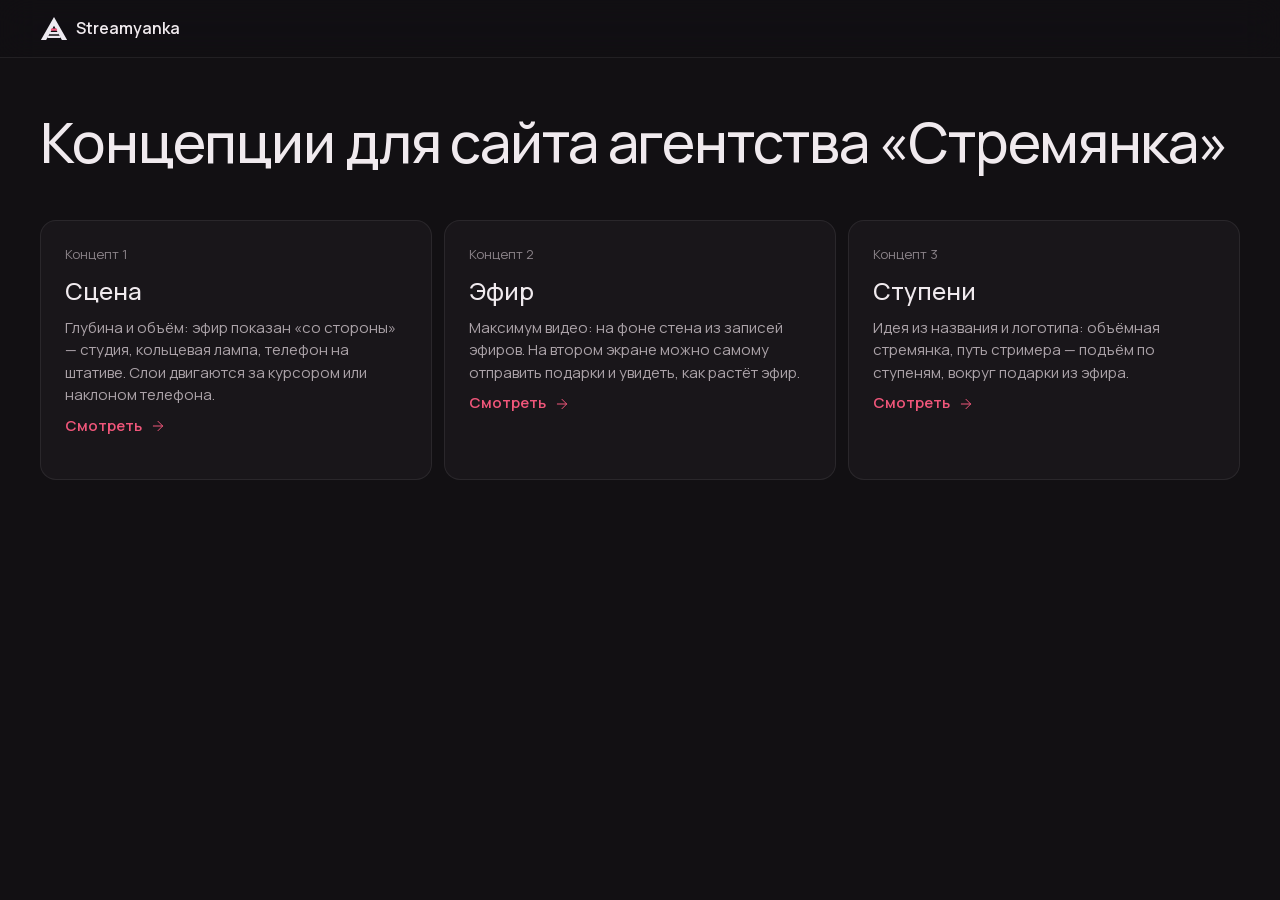
<file: index.html>
<!doctype html>
<html lang="ru">
<head>
<meta charset="utf-8">
<meta name="viewport" content="width=device-width, initial-scale=1, viewport-fit=cover">
<title>Стремянка — концепции сайта</title>
<link rel="stylesheet" href="assets/fonts.css">
<link rel="stylesheet" href="assets/base.css">
<style>
  main.wrap { padding-top: 112px; padding-bottom: 80px; }
  h1 { margin: 0 0 40px; font-size: 32px; line-height: 1.08; letter-spacing: -.02em; font-weight: 500; }
  .list { display: grid; gap: 12px; }
  .card {
    display: grid; gap: 8px; padding: 24px; border-radius: 16px;
    border: 1px solid var(--line); background: var(--card);
    transition: background-color .16s var(--ease), border-color .16s var(--ease);
  }
  .card:hover { background: var(--raised); border-color: var(--line-strong); }
  .card .n { font-size: 13px; color: var(--muted); }
  .card h2 { margin: 0; font-size: 24px; font-weight: 500; }
  .card p { margin: 0; color: var(--text-2); font-size: 15px; }
  .card .go { margin-top: 8px; font-weight: 600; color: var(--pink); display: inline-flex; align-items: center; gap: 8px; }
  @media (min-width: 900px) {
    h1 { font-size: 56px; margin-bottom: 48px; }
    .list { grid-template-columns: repeat(3, 1fr); }
    .card { min-height: 260px; align-content: start; }
    .card .go { margin-top: auto; }
  }
</style>
</head>
<body>
<header class="top">
  <span class="brand"><img src="assets/logo.svg" alt="">Streamyanka</span>
</header>

<main class="wrap">
  <h1>Концепции для сайта агентства «Стремянка»</h1>

  <div class="list">
    <a class="card" href="c1/">
      <span class="n">Концепт 1</span>
      <h2>Сцена</h2>
      <p>Глубина и объём: эфир показан «со стороны» — студия, кольцевая лампа, телефон на штативе. Слои двигаются за курсором или наклоном телефона.</p>
      <span class="go">Смотреть <svg class="icon"><use href="assets/icons.svg#arrow-right"/></svg></span>
    </a>
    <a class="card" href="c2/">
      <span class="n">Концепт 2</span>
      <h2>Эфир</h2>
      <p>Максимум видео: на фоне стена из записей эфиров. На втором экране можно самому отправить подарки и увидеть, как растёт эфир.</p>
      <span class="go">Смотреть <svg class="icon"><use href="assets/icons.svg#arrow-right"/></svg></span>
    </a>
    <a class="card" href="c3/">
      <span class="n">Концепт 3</span>
      <h2>Ступени</h2>
      <p>Идея из названия и логотипа: объёмная стремянка, путь стримера — подъём по ступеням, вокруг подарки из эфира.</p>
      <span class="go">Смотреть <svg class="icon"><use href="assets/icons.svg#arrow-right"/></svg></span>
    </a>
  </div>
</main>
</body>
</html>
</file>
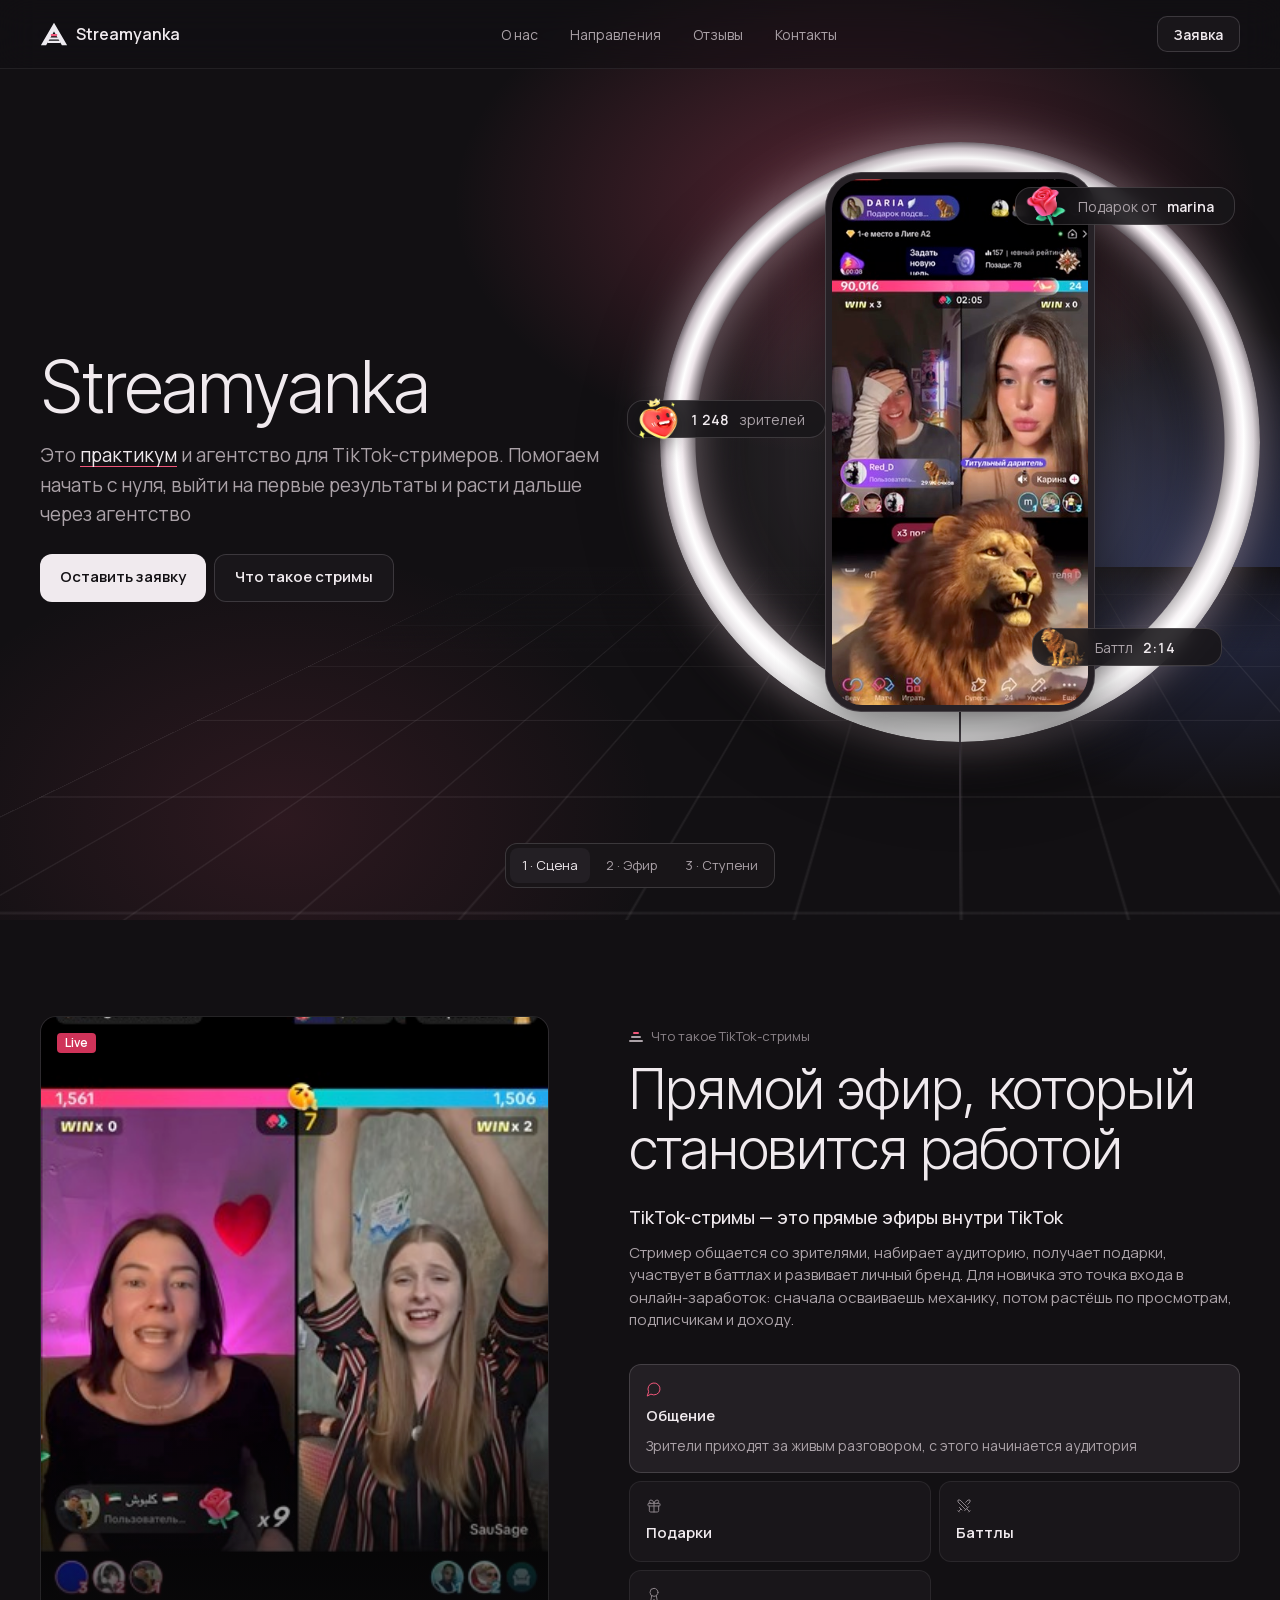
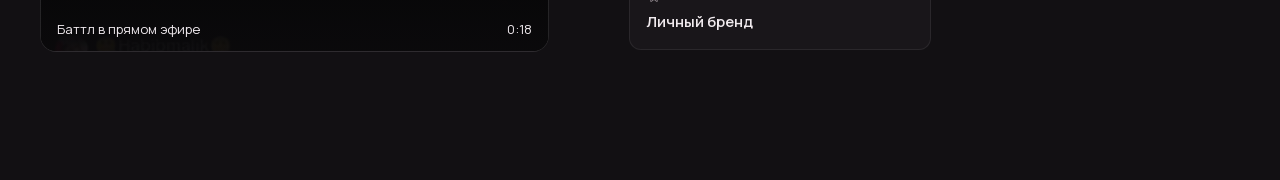
<file: c1/index.html>
<!doctype html>
<html lang="ru">
<head>
<meta charset="utf-8">
<meta name="viewport" content="width=device-width, initial-scale=1, viewport-fit=cover">
<title>Streamyanka — концепт 1 «Сцена»</title>
<link rel="stylesheet" href="../assets/fonts.css">
<link rel="stylesheet" href="../assets/base.css">
<style>
  h1, h2 { font-family: "Inter Tight", sans-serif; }

  /* ---------- экран 1: эфир со стороны ---------- */
  .hero { position: relative; min-height: 100svh; display: grid; grid-template-rows: 1fr auto; padding: 72px 0 88px; overflow: hidden; }
  .hero::before {
    content: ""; position: absolute; inset: -20%; pointer-events: none;
    background:
      radial-gradient(32% 28% at 62% 30%, rgba(240,86,122,.30), transparent 70%),
      radial-gradient(28% 26% at 82% 58%, rgba(111,140,255,.26), transparent 70%),
      radial-gradient(30% 30% at 30% 78%, rgba(240,86,122,.12), transparent 70%);
    animation: glow 18s ease-in-out infinite alternate;
  }
  @keyframes glow {
    50% { transform: translate(-5%, 4%) scale(1.1) rotate(4deg); }
    to { transform: translate(4%, -3%) scale(1.04) rotate(-3deg); }
  }
  .scene, .hero-text { z-index: 1; }

  /* сцена: кольцевая лампа, телефон на штативе, пол студии */
  .scene { position: relative; min-height: 400px; }
  .layer { position: absolute; transition: transform .5s var(--ease); will-change: transform; }
  .floor {
    left: -20%; right: -20%; top: 62%; height: 60%;
    background:
      linear-gradient(to bottom, var(--bg), transparent 40%),
      repeating-linear-gradient(90deg, var(--line) 0 1px, transparent 1px 64px),
      repeating-linear-gradient(0deg, var(--line) 0 1px, transparent 1px 64px);
    transform-origin: top center; transform: perspective(600px) rotateX(70deg);
  }
  .floor.layer { transition: none; }
  .ring {
    --tube: 22px;
    left: 50%; top: calc(4% + 10px); width: 300px; height: 300px; margin-left: -150px; border-radius: 50%;
    filter: drop-shadow(0 0 22px rgba(255,226,238,.45)) drop-shadow(0 24px 30px rgba(0,0,0,.55));
  }
  .ring::before {
    content: ""; position: absolute; inset: 0; border-radius: 50%;
    background:
      conic-gradient(from 200deg, rgba(255,255,255,.95), rgba(255,255,255,0) 22%, rgba(255,255,255,0) 58%, rgba(255,255,255,.55) 78%, rgba(255,255,255,.95)),
      radial-gradient(farthest-side,
        transparent calc(100% - var(--tube)), #5c5359 calc(100% - var(--tube)),
        #efe6eb calc(100% - var(--tube) * .62), #ffffff calc(100% - var(--tube) * .45),
        #c9bfc6 calc(100% - var(--tube) * .18), #6f666d 100%);
    -webkit-mask: radial-gradient(farthest-side, transparent calc(100% - var(--tube)), #000 calc(100% - var(--tube) + 1px));
            mask: radial-gradient(farthest-side, transparent calc(100% - var(--tube)), #000 calc(100% - var(--tube) + 1px));
  }
  /* свет от лампы падает на телефон — это часть сцены, а не декор */
  .lamp-light {
    left: 50%; top: calc(4% + 10px); width: 300px; height: 300px; margin-left: -150px; border-radius: 50%;
    background: radial-gradient(closest-side, rgba(255,236,244,.18), rgba(255,236,244,.06) 70%, transparent);
  }
  .tripod { left: 50%; top: calc(4% + 320px); width: 2px; height: 30%; margin-left: -1px; background: linear-gradient(#3a343b, transparent); }
  .phone {
    left: 50%; top: 4%; width: 160px; aspect-ratio: 1 / 2; margin-left: -80px;
    border-radius: 24px; padding: 4px; background: #262126; border: 1px solid var(--line-strong);
    box-shadow: 0 24px 48px rgba(0,0,0,.5);
  }
  .phone .frame { height: 100%; border-radius: 20px; border: 0; background: linear-gradient(180deg, #2a2228, #17141a 60%, #161a26); }
  .phone video { width: 100%; height: 100%; object-fit: cover; }

  .chip {
    display: flex; align-items: center; gap: 10px; padding: 6px 20px 6px 8px; border-radius: 16px; min-width: 190px;
    font-size: 14px; color: var(--text-2); white-space: nowrap;
    background: rgba(25,22,26,.88); border: 1px solid var(--line-strong);
    backdrop-filter: blur(8px); -webkit-backdrop-filter: blur(8px);
  }
  .chip b { color: var(--text); font-weight: 600; font-variant-numeric: tabular-nums; }
  .chip img { width: 44px; height: 44px; margin: -10px 0; object-fit: contain; filter: drop-shadow(0 6px 10px rgba(0,0,0,.45)); }
  @media (max-width: 899px) { .chip { min-width: 0; gap: 8px; padding: 4px 14px 4px 6px; font-size: 13px; } .chip img { width: 36px; height: 36px; } }
  .c1 { left: 2%; top: 38%; }
  .c2 { right: 2%; top: 12%; }
  .c3 { right: 4%; top: 62%; }

  .hero-text { position: relative; z-index: 3; }
  .hero h1 { margin: 0; font-weight: 300; font-size: 44px; line-height: 1.04; letter-spacing: -.03em; }
  .hero .lead { margin: 16px 0 24px; max-width: 36rem; color: var(--text-2); font-size: 17px; line-height: 1.55; }
  .hero .lead a { color: var(--text); text-decoration: underline; text-decoration-color: var(--pink); text-underline-offset: 4px; }
  .cta { display: grid; gap: 8px; }

  /* ---------- экран 2: что такое стримы ---------- */
  .what { padding: 96px 0 128px; }
  .what h2 { margin: 12px 0 24px; font-weight: 300; font-size: 36px; line-height: 1.08; letter-spacing: -.02em; }
  .what-grid { display: grid; gap: 32px; }
  .what-grid > div { order: -1; }
  .video-card { aspect-ratio: 4 / 5; margin: 0; }
  .video-card video { position: absolute; inset: 0; width: 100%; height: 100%; object-fit: cover; object-position: 50% 30%; }
  .video-card::after { content: ""; position: absolute; inset: 60% 0 0; background: linear-gradient(transparent, rgba(12,11,13,.85)); }
  .video-card .live { position: absolute; top: 16px; left: 16px; z-index: 1; }
  .video-card .meta { z-index: 1; color: var(--text); }
  .p-lead { margin: 0 0 12px; font-size: 18px; line-height: 1.45; font-weight: 500; }
  .p-body { margin: 0 0 32px; color: var(--text-2); }

  .mechanics { display: grid; grid-template-columns: 1fr 1fr; gap: 8px; }
  .mech {
    display: grid; gap: 8px; align-content: start; text-align: left;
    padding: 16px; border-radius: 12px; border: 1px solid var(--line); background: var(--card);
    transition: background-color .16s var(--ease), border-color .16s var(--ease);
  }
  .mech:hover { background: var(--raised); }
  .mech .icon { color: var(--muted); }
  .mech .t { font-weight: 600; }
  .mech .d { display: none; font-size: 14px; color: var(--text-2); }
  .mech[aria-pressed="true"] { grid-column: span 2; border-color: var(--line-strong); background: var(--raised); }
  .mech[aria-pressed="true"] .icon { color: var(--pink); }
  .mech[aria-pressed="true"] .d { display: block; }

  @media (min-width: 900px) {
    .hero { grid-template-rows: none; grid-template-columns: 1fr 1fr; align-items: center; padding: 96px 0 64px; }
    .hero > .wrap { grid-column: 1; grid-row: 1; padding-right: 0; }
    .scene { grid-column: 2; grid-row: 1; height: 100%; }
    .scene { min-height: 760px; }
    .ring, .lamp-light { width: 600px; height: 600px; margin-left: -300px; top: calc(10% - 30px); }
    .ring { --tube: 36px; }
    .phone { width: 270px; margin-left: -135px; top: 10%; border-radius: 36px; padding: 6px; }
    .phone .frame { border-radius: 30px; }
    .tripod { top: calc(10% + 540px); }
    .c1 { left: -2%; top: 40%; }
    .c2 { right: 7%; top: 12%; }
    .c3 { right: 9%; top: 70%; }
    .hero h1 { font-size: 72px; }
    .hero .lead { font-size: 19px; }
    .cta { display: flex; }
    .what h2 { font-size: 56px; }
    .what-grid { grid-template-columns: 5fr 6fr; gap: 80px; align-items: center; }
    .what-grid > div { order: 0; }
  }
  @media (min-width: 1280px) {
    .hero > .wrap { padding-left: calc((100vw - 1280px) / 2 + var(--gutter)); max-width: none; }
  }
</style>
</head>
<body>

<header class="top">
  <a class="brand" href="../"><img src="../assets/logo.svg" alt="">Streamyanka</a>
  <nav class="nav"><a href="#what">О нас</a><a href="#">Направления</a><a href="#">Отзывы</a><a href="#">Контакты</a></nav>
  <a class="btn btn-ghost btn-sm" href="#">Заявка</a>
</header>

<section class="hero">
  <div class="scene" aria-hidden="true">
    <div class="layer floor"></div>
    <div class="layer lamp-light" data-depth="6"></div>
    <div class="layer ring" data-depth="6"></div>
    <div class="layer tripod" data-depth="12"></div>
    <div class="layer phone" data-depth="12">
      <div class="frame">
        <video src="../assets/video/battle-lion.mp4" poster="../assets/video/battle-lion.jpg" autoplay muted loop playsinline preload="metadata"></video>
      </div>
    </div>
    <div class="layer chip c1" data-depth="20"><img src="../assets/gifts/heart.png" alt=""><b>1 248</b> зрителей</div>
    <div class="layer chip c2" data-depth="16"><img src="../assets/gifts/rose.png" alt="">Подарок от <b>marina</b></div>
    <div class="layer chip c3" data-depth="24"><img src="../assets/gifts/lion.png" alt="">Баттл <b>2:14</b></div>
  </div>

  <div class="wrap hero-text">
    <h1 class="rise">Streamyanka</h1>
    <p class="lead rise">Это <a href="#">практикум</a> и агентство для TikTok-стримеров. Помогаем начать с нуля, выйти на первые результаты и расти дальше через агентство</p>
    <div class="cta rise">
      <a class="btn btn-main" href="#">Оставить заявку</a>
      <a class="btn btn-ghost" href="#what">Что такое стримы</a>
    </div>
  </div>
</section>

<section class="what" id="what">
  <div class="wrap what-grid">
    <figure class="frame video-card">
      <video src="../assets/video/battle-roses.mp4" poster="../assets/video/battle-roses.jpg" autoplay muted loop playsinline preload="metadata"></video>
      <span class="live">Live</span>
      <div class="meta"><span>Баттл в прямом эфире</span><span>0:18</span></div>
    </figure>

    <div>
      <span class="eyebrow"><span class="rungs"><i></i><i></i><i></i></span>Что такое TikTok-стримы</span>
      <h2>Прямой эфир, который становится работой</h2>
      <p class="p-lead">TikTok-стримы — это прямые эфиры внутри TikTok</p>
      <p class="p-body">Стример общается со зрителями, набирает аудиторию, получает подарки, участвует в баттлах и развивает личный бренд. Для новичка это точка входа в онлайн-заработок: сначала осваиваешь механику, потом растёшь по просмотрам, подписчикам и доходу.</p>

      <div class="mechanics" role="group" aria-label="Механики эфира">
        <button class="mech" aria-pressed="true"><svg class="icon"><use href="../assets/icons.svg#message"/></svg><span class="t">Общение</span><span class="d">Зрители приходят за живым разговором, с этого начинается аудитория</span></button>
        <button class="mech" aria-pressed="false"><svg class="icon"><use href="../assets/icons.svg#gift"/></svg><span class="t">Подарки</span><span class="d">Во время эфира зрители отправляют подарки, из них складывается доход стримера</span></button>
        <button class="mech" aria-pressed="false"><svg class="icon"><use href="../assets/icons.svg#swords"/></svg><span class="t">Баттлы</span><span class="d">Два эфира соревнуются в реальном времени, вовлечение и подарки растут</span></button>
        <button class="mech" aria-pressed="false"><svg class="icon"><use href="../assets/icons.svg#award"/></svg><span class="t">Личный бренд</span><span class="d">Регулярные эфиры превращаются в узнаваемое имя, с ним приходят партнёрства</span></button>
      </div>
    </div>
  </div>
</section>

<nav class="concept-tag" aria-label="Концепты">
  <a href="../c1/" aria-current="page">1 · Сцена</a><a href="../c2/">2 · Эфир</a><a href="../c3/">3 · Ступени</a>
</nav>

<script>
  // глубина: слои сцены смещаются за курсором или наклоном телефона
  const layers = [...document.querySelectorAll('.layer[data-depth]')];
  const move = (x, y) => layers.forEach(l => {
    const d = +l.dataset.depth;
    l.style.transform = `translate3d(${x * d}px, ${y * d}px, 0)`;
  });
  if (!matchMedia('(prefers-reduced-motion: reduce)').matches) {
    addEventListener('pointermove', e => {
      if (e.pointerType === 'mouse') move(e.clientX / innerWidth - .5, e.clientY / innerHeight - .5);
    });
    addEventListener('deviceorientation', e => {
      if (e.gamma != null) move(Math.max(-.5, Math.min(.5, e.gamma / 60)), Math.max(-.5, Math.min(.5, (e.beta - 45) / 60)));
    });
  }

  const mechs = document.querySelectorAll('.mech');
  mechs.forEach(m => m.addEventListener('click', () => mechs.forEach(o => o.setAttribute('aria-pressed', o === m))));
</script>
</body>
</html>
</file>
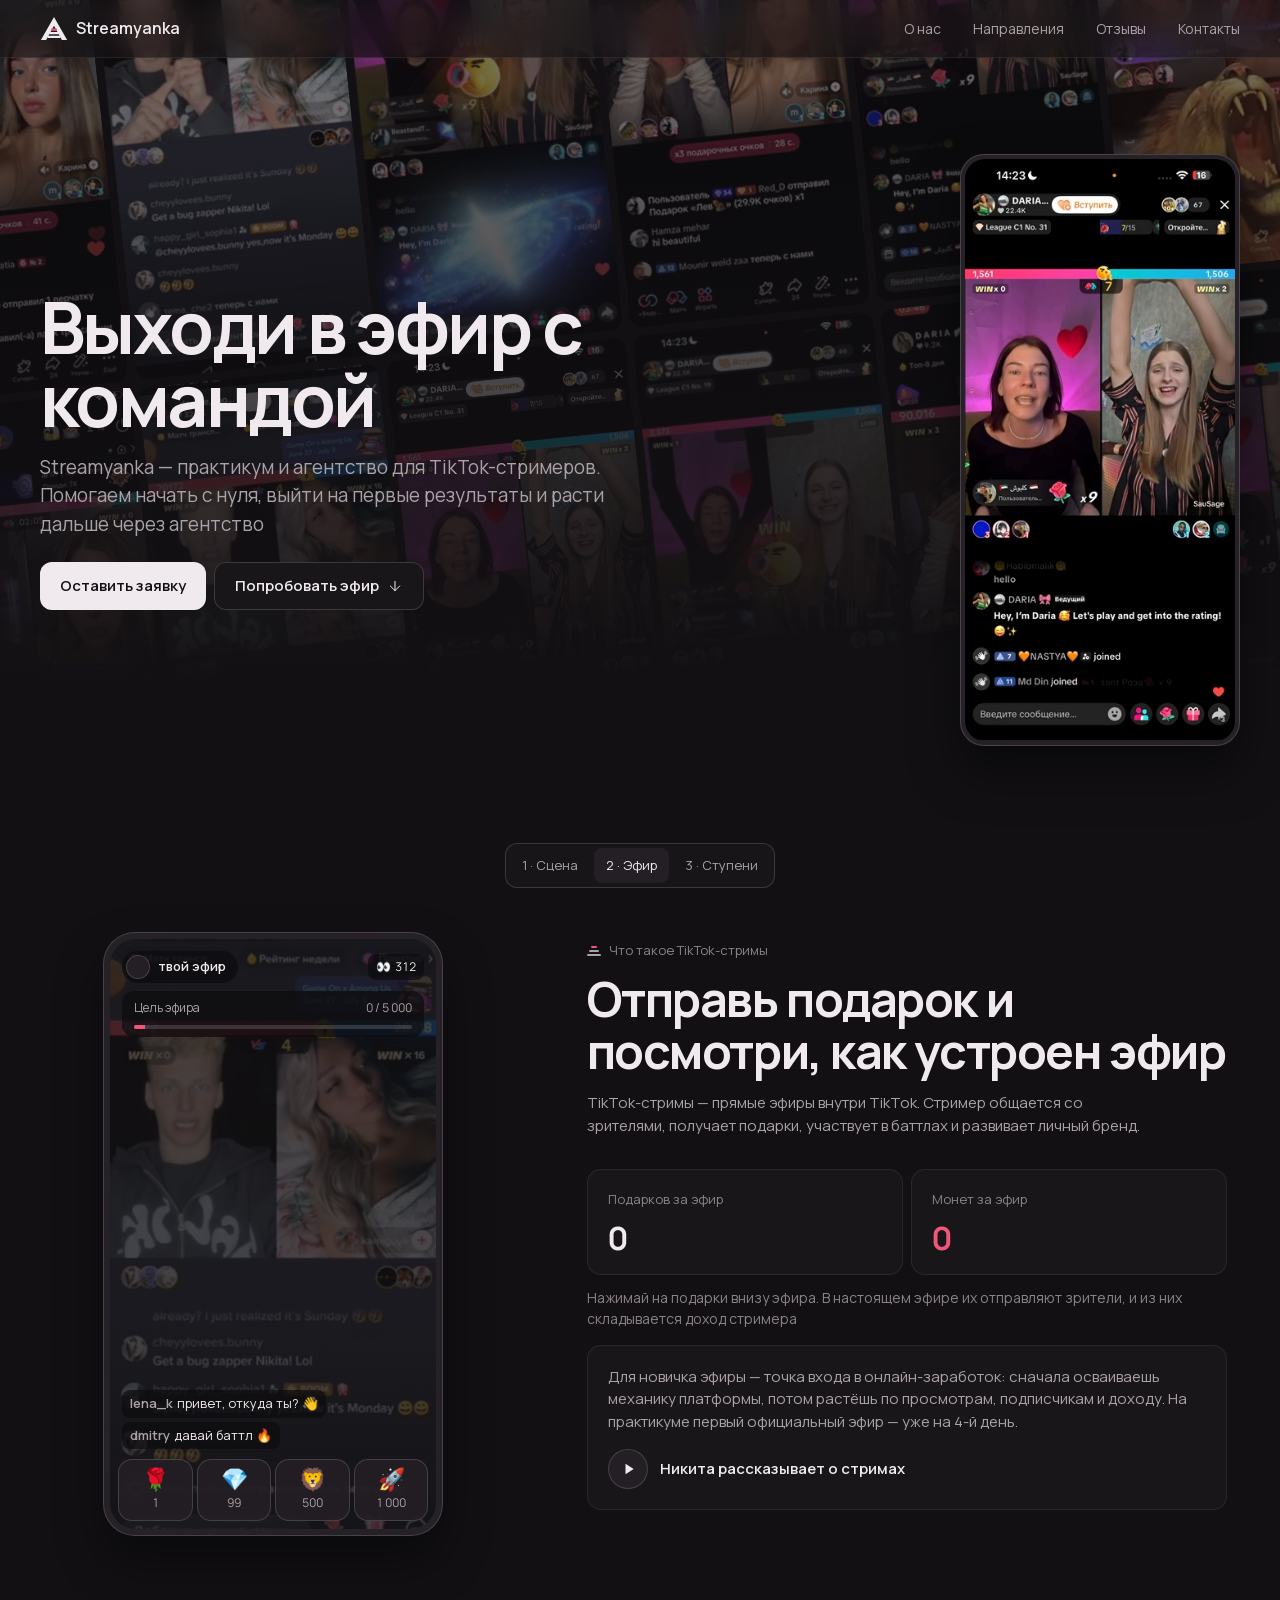
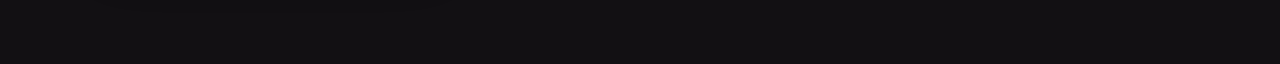
<file: c2/index.html>
<!doctype html>
<html lang="ru">
<head>
<meta charset="utf-8">
<meta name="viewport" content="width=device-width, initial-scale=1, viewport-fit=cover">
<title>Streamyanka — концепт 2 «Эфир»</title>
<link rel="stylesheet" href="../assets/fonts.css">
<link rel="stylesheet" href="../assets/base.css">
<style>
  h1, h2, .fig { font-family: "Manrope", sans-serif; font-weight: 700; }

  /* ---------- экран 1: стена эфиров ---------- */
  .hero { position: relative; min-height: 100svh; overflow: hidden; display: flex; align-items: flex-end; padding: 0 0 72px; }
  .wall {
    position: absolute; inset: -12% -24%; display: grid; grid-template-columns: repeat(4, 1fr); gap: 8px;
    transform: rotate(-6deg);
  }
  .col { display: flex; flex-direction: column; gap: 8px; animation: up 60s linear infinite; }
  .col:nth-child(even) { animation-direction: reverse; animation-duration: 72s; }
  @keyframes up { to { transform: translateY(-50%); } }
  /* на телефоне плитки меньше — ускоряем, чтобы движение читалось так же, как на десктопе */
  @media (max-width: 899px) { .col { animation-duration: 22s; } .col:nth-child(even) { animation-duration: 27s; } }

  .clip { position: relative; aspect-ratio: 9 / 19; flex: none; border-radius: 12px; overflow: hidden; background: var(--card); }
  .clip img, .clip video { width: 100%; height: 100%; object-fit: cover; }

  /* затемнение, чтобы яркий интерфейс TikTok не спорил с текстом */
  .shade { position: absolute; inset: 0; background: linear-gradient(to top, var(--bg) 24%, rgba(18,16,19,.78) 56%, rgba(18,16,19,.55)); }

  .hero-inner { position: relative; z-index: 3; }
  .hero h1 { margin: 0 0 16px; font-size: 42px; line-height: 1.02; letter-spacing: -.035em; }
  .hero .lead { max-width: 36rem; margin: 0 0 24px; color: var(--text-2); font-size: 17px; }
  .cta { display: grid; gap: 8px; }
  .visit { display: none; }

  /* ---------- экран 2: симулятор эфира ---------- */
  .sim { padding: 48px 0 128px; }
  .sim h2 { margin: 12px 0 16px; font-size: 30px; line-height: 1.08; letter-spacing: -.03em; }
  .sim .intro { color: var(--text-2); max-width: 36rem; margin: 0; }
  .sim-grid { display: grid; gap: 32px; grid-template-areas: "head" "device" "ledger"; }
  .sim-head { grid-area: head; }
  .device { grid-area: device; }
  .ledger { grid-area: ledger; }

  .device {
    position: relative; width: min(100%, 300px); margin: 0 auto; aspect-ratio: 9 / 16;
    border-radius: 32px; padding: 6px; background: #262126; border: 1px solid var(--line-strong);
    box-shadow: 0 24px 48px rgba(0,0,0,.45);
  }
  .stream { position: relative; height: 100%; border-radius: 26px; overflow: hidden; background: #141215; }
  .stream > video { position: absolute; inset: 0; width: 100%; height: 100%; object-fit: cover; opacity: .22; }
  .s-top { position: absolute; top: 12px; left: 12px; right: 12px; display: flex; justify-content: space-between; align-items: center; z-index: 2; }
  .who { display: flex; align-items: center; gap: 8px; padding: 4px 12px 4px 4px; border-radius: 999px; background: rgba(12,11,13,.7); font-size: 13px; font-weight: 600; }
  .who i { width: 24px; height: 24px; border-radius: 50%; background: var(--raised); border: 1px solid var(--line-strong); }
  .viewers { display: flex; align-items: center; gap: 4px; font-size: 12px; padding: 4px 8px; border-radius: 8px; background: rgba(12,11,13,.7); font-variant-numeric: tabular-nums; }
  .viewers .icon { width: 14px; height: 14px; color: var(--text-2); }

  .goal { position: absolute; top: 52px; left: 12px; right: 12px; z-index: 2; padding: 8px 12px; border-radius: 12px; background: rgba(12,11,13,.7); font-size: 12px; }
  .goal-row { display: flex; justify-content: space-between; margin-bottom: 8px; color: var(--text-2); font-variant-numeric: tabular-nums; }
  .bar { height: 4px; border-radius: 2px; background: var(--line-strong); overflow: hidden; }
  .bar span { display: block; height: 100%; width: 100%; border-radius: 2px; background: var(--pink); transform-origin: left; transform: scaleX(.04); transition: transform .4s var(--ease); }

  .chat { position: absolute; left: 12px; right: 64px; bottom: 80px; z-index: 2; display: flex; flex-direction: column; gap: 4px; font-size: 13px; }
  .msg { padding: 4px 8px; border-radius: 8px; background: rgba(12,11,13,.7); width: fit-content; max-width: 100%; animation: rise .3s var(--ease); }
  .msg b { color: var(--text-2); font-weight: 600; margin-right: 4px; }
  .msg.gift b { color: var(--pink); }

  .gifts { position: absolute; left: 8px; right: 8px; bottom: 8px; z-index: 3; display: grid; grid-template-columns: repeat(4, 1fr); gap: 4px; }
  .gift-btn {
    display: grid; justify-items: center; gap: 4px; padding: 8px 0;
    border-radius: 14px; background: rgba(35,31,36,.92); border: 1px solid var(--line-strong);
    font-size: 12px; color: var(--text-2); font-variant-numeric: tabular-nums;
    transition: background-color .16s var(--ease), transform .16s var(--ease);
  }
  .gift-btn .emo { font-size: 22px; line-height: 1; }
  .gift-btn:hover { background: var(--raised); }
  .gift-btn:active { transform: scale(.97); }

  .fly { position: absolute; z-index: 4; font-size: 30px; pointer-events: none; animation: fly 1.2s var(--ease) forwards; }
  @keyframes fly { to { transform: translate(var(--dx), -220px) scale(1.6); opacity: 0; } }

  .ledger { display: grid; grid-template-columns: 1fr 1fr; gap: 8px; align-content: start; max-width: 640px; }
  .stat { padding: 20px; border-radius: 14px; border: 1px solid var(--line); background: var(--card); }
  .stat .k { font-size: 13px; color: var(--muted); }
  .stat .fig { font-size: 32px; line-height: 1; margin-top: 12px; font-variant-numeric: tabular-nums; letter-spacing: -.02em; }
  .stat.key .fig { color: var(--pink); }
  .hint { grid-column: 1 / -1; font-size: 14px; color: var(--muted); margin: 4px 0 8px; }
  .explain { grid-column: 1 / -1; padding: 20px; border-radius: 14px; background: var(--card); border: 1px solid var(--line); }
  .explain p { margin: 0; color: var(--text-2); }
  .video-link { display: flex; align-items: center; gap: 12px; margin-top: 16px; font-weight: 600; }
  .video-link i { width: 40px; height: 40px; border-radius: 50%; background: var(--raised); border: 1px solid var(--line-strong); display: grid; place-items: center; }
  .video-link .icon { width: 14px; height: 14px; fill: currentColor; stroke: none; margin-left: 2px; }

  @media (min-width: 900px) {
    .hero { align-items: center; padding: 0; }
    .wall { grid-template-columns: repeat(6, 1fr); inset: -20% -8%; }
    .hero-inner { display: grid; grid-template-columns: 1.3fr 1fr; gap: 64px; align-items: center; }
    .hero h1 { font-size: 72px; }
    .hero .lead { font-size: 19px; }
    .cta { display: flex; }
    .visit { display: block; justify-self: end; width: 280px; aspect-ratio: 9 / 19; border-radius: 24px; padding: 4px; background: #262126; border: 1px solid var(--line-strong); box-shadow: 0 24px 48px rgba(0,0,0,.5); }
    .visit video { width: 100%; height: 100%; object-fit: cover; border-radius: 20px; }
    .sim { padding: 32px 0 128px; }
    .sim h2 { font-size: 48px; }
    .sim-grid { grid-template-columns: 5fr 7fr; grid-template-areas: "device head" "device ledger"; grid-template-rows: auto 1fr; column-gap: 80px; row-gap: 32px; }
    .device { width: 340px; margin: 0; justify-self: center; }
  }
</style>
</head>
<body>

<header class="top">
  <a class="brand" href="../"><img src="../assets/logo.svg" alt="">Streamyanka</a>
  <nav class="nav"><a href="#sim">О нас</a><a href="#">Направления</a><a href="#">Отзывы</a><a href="#">Контакты</a></nav>
  <button class="burger" aria-label="Меню"><svg class="icon"><use href="../assets/icons.svg#menu"/></svg></button>
</header>

<section class="hero">
  <div class="wall" id="wall" aria-hidden="true"></div>
  <div class="shade"></div>

  <div class="wrap hero-inner">
    <div>
      <h1 class="rise">Выходи в эфир с командой</h1>
      <p class="lead rise">Streamyanka — практикум и агентство для TikTok-стримеров. Помогаем начать с нуля, выйти на первые результаты и расти дальше через агентство</p>
      <div class="cta rise">
        <a class="btn btn-main" href="#">Оставить заявку</a>
        <a class="btn btn-ghost" href="#sim">Попробовать эфир <svg class="icon"><use href="../assets/icons.svg#arrow-down"/></svg></a>
      </div>
    </div>
    <div class="visit">
      <video src="../assets/video/battle-roses.mp4" poster="../assets/video/battle-roses.jpg" autoplay muted loop playsinline preload="none"></video>
    </div>
  </div>
</section>

<section class="sim" id="sim">
  <div class="wrap">
    <div class="sim-grid">
      <div class="sim-head">
        <span class="eyebrow"><span class="rungs"><i></i><i></i><i></i></span>Что такое TikTok-стримы</span>
        <h2>Отправь подарок и посмотри, как устроен эфир</h2>
        <p class="intro">TikTok-стримы — прямые эфиры внутри TikTok. Стример общается со зрителями, получает подарки, участвует в баттлах и развивает личный бренд.</p>
      </div>

      <div class="device">
        <div class="stream" id="stream">
          <video src="../assets/video/battle-win.mp4" poster="../assets/video/battle-win.jpg" autoplay muted loop playsinline preload="none" aria-hidden="true"></video>
          <div class="s-top">
            <span class="who"><i></i>твой эфир</span>
            <span class="viewers">👀 <span id="viewers">312</span></span>
          </div>
          <div class="goal">
            <div class="goal-row"><span>Цель эфира</span><span><span id="goalNum">0</span> / 5 000</span></div>
            <div class="bar"><span id="goalBar"></span></div>
          </div>
          <div class="chat" id="chat">
            <div class="msg"><b>lena_k</b>привет, откуда ты? 👋</div>
            <div class="msg"><b>dmitry</b>давай баттл 🔥</div>
          </div>
          <div class="gifts">
            <button class="gift-btn" data-gift="🌹" data-val="1"><span class="emo">🌹</span>1</button>
            <button class="gift-btn" data-gift="💎" data-val="99"><span class="emo">💎</span>99</button>
            <button class="gift-btn" data-gift="🦁" data-val="500"><span class="emo">🦁</span>500</button>
            <button class="gift-btn" data-gift="🚀" data-val="1000"><span class="emo">🚀</span>1 000</button>
          </div>
        </div>
      </div>

      <div class="ledger">
        <div class="stat"><div class="k">Подарков за эфир</div><div class="fig" id="giftCount">0</div></div>
        <div class="stat key"><div class="k">Монет за эфир</div><div class="fig" id="coins">0</div></div>
        <p class="hint">Нажимай на подарки внизу эфира. В настоящем эфире их отправляют зрители, и из них складывается доход стримера</p>
        <div class="explain">
          <p>Для новичка эфиры — точка входа в онлайн-заработок: сначала осваиваешь механику платформы, потом растёшь по просмотрам, подписчикам и доходу. На практикуме первый официальный эфир — уже на 4-й день.</p>
          <a class="video-link" href="#"><i><svg class="icon"><use href="../assets/icons.svg#play"/></svg></i>Никита рассказывает о стримах</a>
        </div>
      </div>
    </div>
  </div>
</section>

<nav class="concept-tag" aria-label="Концепты">
  <a href="../c1/">1 · Сцена</a><a href="../c2/" aria-current="page">2 · Эфир</a><a href="../c3/">3 · Ступени</a>
</nav>

<script>
  // стена эфиров: кадры со стримов, в каждой колонке одна плитка — живое видео
  const clips = ['battle-lion', 'battle-win', 'battle-roses'];
  const wall = document.getElementById('wall');
  const cols = innerWidth >= 900 ? 6 : 4;
  for (let c = 0; c < cols; c++) {
    const col = document.createElement('div'); col.className = 'col';
    const tiles = [];
    for (let i = 0; i < 4; i++) {
      tiles.push(i === 1 && c < 3
        ? `<div class="clip"><video src="../assets/video/${clips[c]}.mp4" poster="../assets/video/${clips[c]}.jpg" autoplay muted loop playsinline preload="none"></video></div>`
        : `<div class="clip"><img src="../assets/video/stills/s${(c * 5 + i * 7) % 12 + 1}.jpg" alt="" loading="lazy"></div>`);
    }
    col.innerHTML = tiles.join('') + tiles.join('').replace(/<video[^>]*><\/video>/g, m => m.replace('autoplay ', '')); // дубль для бесшовной прокрутки
    wall.appendChild(col);
  }

  // симулятор эфира
  const goalMax = 5000;
  let coins = 0, count = 0, viewers = 312;
  const $ = id => document.getElementById(id);
  const stream = $('stream'), chat = $('chat');
  const fmt = n => n.toLocaleString('ru');
  const names = ['katya', 'max_live', 'anna.s', 'roma', 'vika', 'den'];
  const lines = ['это так работает? 😮', 'ещё 🔥', 'топ эфир', 'привет из Казани 👋', 'го баттл ⚔️'];

  const push = (html, cls = '') => {
    const m = document.createElement('div'); m.className = 'msg ' + cls; m.innerHTML = html;
    chat.appendChild(m);
    while (chat.children.length > 4) chat.firstElementChild.remove();
  };

  document.querySelectorAll('.gift-btn').forEach(b => b.addEventListener('click', () => {
    const val = +b.dataset.val;
    coins += val; count++;
    viewers += Math.ceil(Math.random() * 6 + val / 80);
    $('coins').textContent = fmt(coins);
    $('giftCount').textContent = fmt(count);
    $('viewers').textContent = fmt(viewers);
    $('goalNum').textContent = fmt(Math.min(coins, goalMax));
    $('goalBar').style.transform = `scaleX(${Math.max(.04, Math.min(1, coins / goalMax))})`;

    const f = document.createElement('span'); f.className = 'fly'; f.textContent = b.dataset.gift;
    const r = b.getBoundingClientRect(), s = stream.getBoundingClientRect();
    f.style.left = (r.left - s.left + r.width / 2 - 15) + 'px'; f.style.top = (r.top - s.top - 8) + 'px';
    f.style.setProperty('--dx', (Math.random() * 80 - 40) + 'px');
    stream.appendChild(f); setTimeout(() => f.remove(), 1200);

    push(`<b>${names[count % names.length]}</b>отправил(а) ${b.dataset.gift}`, 'gift');
    if (coins >= goalMax && !stream.dataset.done) { stream.dataset.done = 1; push('<b>🎉</b>цель эфира достигнута', 'gift'); }
  }));

  setInterval(() => push(`<b>${names[Math.floor(Math.random() * names.length)]}</b>${lines[Math.floor(Math.random() * lines.length)]}`), 3200);
</script>
</body>
</html>
</file>
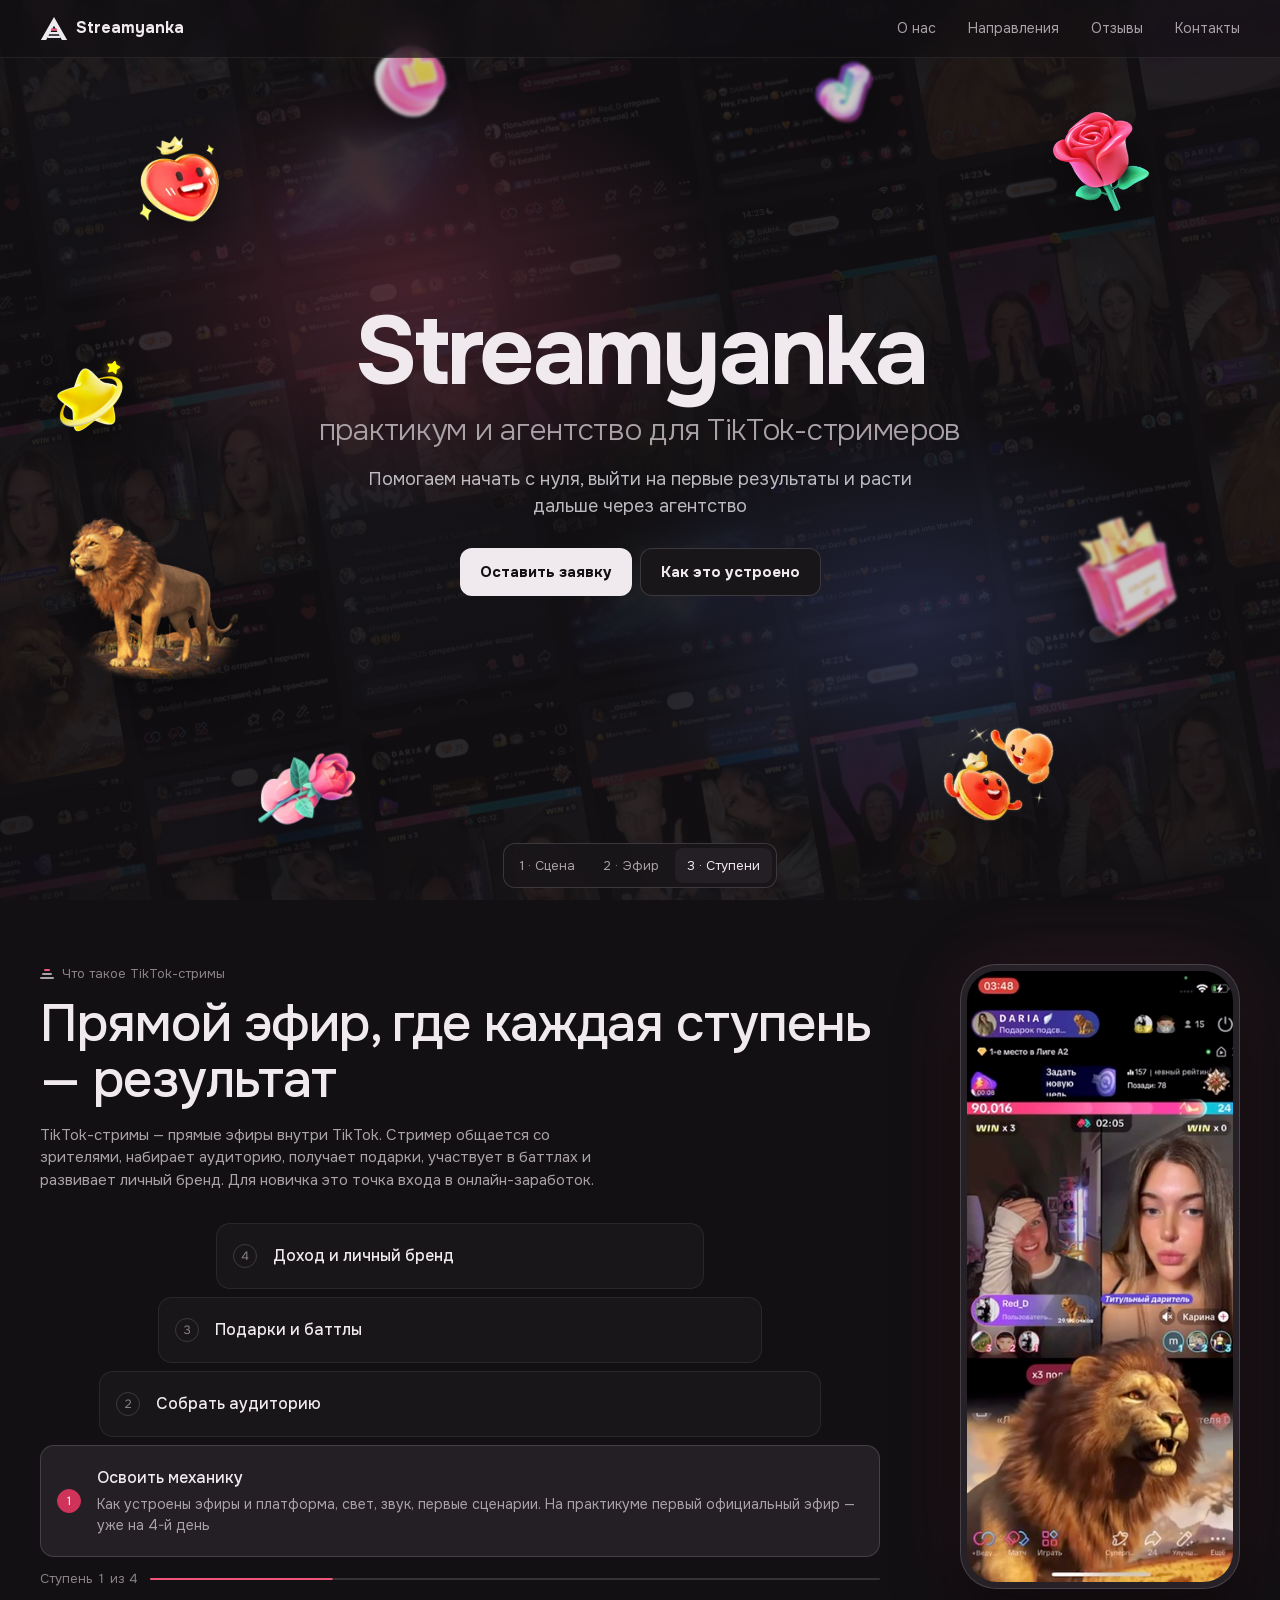
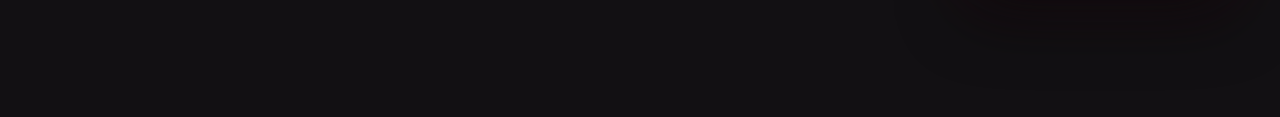
<file: c3/index.html>
<!doctype html>
<html lang="ru">
<head>
<meta charset="utf-8">
<meta name="viewport" content="width=device-width, initial-scale=1, viewport-fit=cover">
<title>Streamyanka — концепт 3 «Ступени»</title>
<link rel="stylesheet" href="../assets/fonts.css">
<link rel="stylesheet" href="../assets/base.css">
<style>
  body { font-family: "Onest", system-ui, sans-serif; }

  /* ---------- экран 1: текст по центру, подарки вокруг, эфиры на фоне ---------- */
  .hero { position: relative; min-height: 100svh; overflow: hidden; display: grid; place-items: center; padding: 96px 0; text-align: center; }

  /* еле заметная наклонная лента записей эфиров */
  .wall {
    position: absolute; inset: -20% -30%; display: grid; grid-template-columns: repeat(5, 1fr); gap: 12px;
    transform: rotate(-10deg); opacity: .16;
  }
  .col { display: flex; flex-direction: column; gap: 12px; animation: up 70s linear infinite; }
  .col:nth-child(even) { animation-direction: reverse; animation-duration: 84s; }
  @keyframes up { to { transform: translateY(-50%); } }
  .clip { aspect-ratio: 9 / 19; flex: none; border-radius: 14px; overflow: hidden; background: var(--card); }
  .clip img, .clip video { width: 100%; height: 100%; object-fit: cover; }
  .shade { position: absolute; inset: 0; background: radial-gradient(60% 55% at 50% 50%, rgba(18,16,19,.85), rgba(18,16,19,.35) 70%, rgba(18,16,19,.6)); }
  .glow {
    position: absolute; inset: -10%; pointer-events: none;
    background:
      radial-gradient(30% 30% at 35% 35%, rgba(240,86,122,.22), transparent 70%),
      radial-gradient(28% 28% at 68% 66%, rgba(111,140,255,.18), transparent 70%);
    animation: glow 16s ease-in-out infinite alternate;
  }
  @keyframes glow { to { transform: translate(4%, -3%) scale(1.08); } }

  /* подарки TikTok вокруг текста, дальние размыты */
  .gifts { position: absolute; inset: 0; pointer-events: none; }
  .gift {
    position: absolute; width: var(--s); height: var(--s); left: var(--x); top: var(--y); margin: calc(var(--s) / -2) 0 0 calc(var(--s) / -2);
    transition: translate .6s var(--ease); animation: pop .8s var(--ease) both; animation-delay: calc(.4s + var(--n) * .08s);
  }
  @keyframes pop { from { opacity: 0; transform: scale(.6); } }
  .gift img { width: 100%; height: 100%; object-fit: contain; filter: drop-shadow(0 16px 22px rgba(0,0,0,.45)); animation: float 5s ease-in-out infinite; animation-delay: calc(var(--n) * -.7s); }
  .gift.far img { filter: blur(1.5px) brightness(.8) drop-shadow(0 10px 16px rgba(0,0,0,.4)); }
  @keyframes float {
    0%, 100% { transform: translate(0, 0) rotate(0deg) scale(1); }
    30% { transform: translate(8px, -24px) rotate(12deg) scale(1.08); }
    65% { transform: translate(-10px, -8px) rotate(-10deg) scale(.95); }
  }
  @media (max-width: 899px) {
    .gift { width: calc(var(--s) * .62); height: calc(var(--s) * .62); margin: calc(var(--s) * -.31) 0 0 calc(var(--s) * -.31); }
    .gift.desk { display: none; }
    /* на телефоне подарки гуляют по экрану шире: наклона там часто нет, движение даёт только анимация */
    .gift img { animation: wander 6s ease-in-out infinite; animation-delay: calc(var(--n) * -1.1s); }
    .gift:nth-child(even) img { animation-direction: reverse; animation-duration: 7s; }
  }
  @keyframes wander {
    0%, 100% { transform: translate(0, 0) rotate(0deg) scale(1); }
    25% { transform: translate(26px, -34px) rotate(16deg) scale(1.1); }
    50% { transform: translate(-18px, -52px) rotate(-12deg) scale(.95); }
    75% { transform: translate(-30px, -14px) rotate(10deg) scale(1.05); }
  }

  .hero-inner { position: relative; z-index: 3; }
  .hero h1 { margin: 0; font-weight: 700; font-size: 48px; line-height: 1; letter-spacing: -.035em; }
  .hero h1 span { display: block; margin-top: 12px; font-weight: 300; font-size: clamp(13px, 3.8vw, 20px); line-height: 1.25; letter-spacing: -.01em; color: var(--text-2); white-space: nowrap; }
  .hero p { margin: 16px auto 28px; max-width: 34rem; color: rgba(237,234,240,.78); }
  .cta { display: grid; gap: 8px; max-width: 360px; margin: 0 auto; }

  /* ---------- экран 2: путь по ступеням ---------- */
  .path { padding: 64px 0 128px; }
  .path h2 { margin: 12px 0 16px; font-weight: 500; font-size: 32px; line-height: 1.08; letter-spacing: -.02em; }
  .path .intro { color: var(--text-2); max-width: 36rem; margin: 0 0 32px; }
  .path-grid { display: grid; gap: 32px; }
  .path-text { display: flex; flex-direction: column; }

  .ladder { display: flex; flex-direction: column-reverse; gap: 8px; }
  .rung-btn {
    position: relative; text-align: left; padding: 16px 16px 16px 56px; border-radius: 14px;
    border: 1px solid var(--line); background: var(--card);
    transition: background-color .16s var(--ease), border-color .16s var(--ease);
  }
  .rung-btn:hover { background: var(--raised); }
  .rung-btn .num { position: absolute; left: 16px; top: 16px; width: 24px; height: 24px; border-radius: 50%; border: 1px solid var(--line-strong); display: grid; place-items: center; font-size: 12px; color: var(--muted); font-variant-numeric: tabular-nums; }
  .rung-btn .t { font-weight: 500; font-size: 16px; line-height: 24px; }
  .rung-btn .d { display: none; margin-top: 4px; color: var(--text-2); font-size: 14px; }
  .rung-btn.done .num { background: var(--text); color: var(--bg); border-color: var(--text); }
  .rung-btn.on { background: var(--raised); border-color: var(--line-strong); }
  .rung-btn.on .num { background: var(--pink-fill); color: #fff; border-color: var(--pink-fill); }
  .rung-btn.on .d { display: block; }
  .rung-btn:nth-child(2) { margin: 0 7%; }
  .rung-btn:nth-child(3) { margin: 0 14%; }
  .rung-btn:nth-child(4) { margin: 0 21%; }

  .progress { display: flex; align-items: center; gap: 12px; margin-top: 12px; font-size: 13px; color: var(--muted); font-variant-numeric: tabular-nums; }
  .progress .bar { flex: 1; height: 2px; border-radius: 1px; background: var(--line-strong); overflow: hidden; }
  .progress .bar span { display: block; height: 100%; background: var(--pink); transform-origin: left; transform: scaleX(.25); transition: transform .3s var(--ease); }

  .phone {
    position: relative; width: min(100%, 300px); margin: 0 auto; aspect-ratio: 9 / 19;
    border-radius: 36px; padding: 6px; background: #262126; border: 1px solid var(--line-strong);
    box-shadow: 0 30px 60px rgba(0,0,0,.5), 0 0 80px rgba(240,86,122,.12);
  }
  .phone video { width: 100%; height: 100%; object-fit: cover; border-radius: 30px; }

  @media (min-width: 900px) {
    .wall { grid-template-columns: repeat(7, 1fr); inset: -25% -10%; }
    .hero h1 { font-size: 96px; }
    .hero h1 span { font-size: 30px; white-space: nowrap; }
    .hero p { font-size: 18px; }
    .cta { display: flex; justify-content: center; max-width: none; }
    .path h2 { font-size: 52px; }
    .path-grid { grid-template-columns: 1fr 280px; gap: 80px; align-items: stretch; }
    .path-text .ladder-wrap { flex: 1; display: flex; flex-direction: column; }
    .ladder { flex: 1; }
    .rung-btn { flex: 1 1 auto; display: flex; flex-direction: column; justify-content: center; padding-top: 20px; padding-bottom: 20px; }
    .rung-btn .num { top: 50%; margin-top: -12px; }
    .phone { width: 280px; margin: 0; }
  }
</style>
</head>
<body>

<header class="top">
  <a class="brand" href="../"><img src="../assets/logo.svg" alt="">Streamyanka</a>
  <nav class="nav"><a href="#path">О нас</a><a href="#">Направления</a><a href="#">Отзывы</a><a href="#">Контакты</a></nav>
  <button class="burger" aria-label="Меню"><svg class="icon"><use href="../assets/icons.svg#menu"/></svg></button>
</header>

<section class="hero">
  <div class="wall" id="wall" aria-hidden="true"></div>
  <div class="shade"></div>
  <div class="glow"></div>
  <div class="gifts" id="gifts" aria-hidden="true"></div>

  <div class="wrap hero-inner">
    <h1 class="rise">Streamyanka<span>практикум и агентство для TikTok-стримеров</span></h1>
    <p class="rise">Помогаем начать с нуля, выйти на первые результаты и расти дальше через агентство</p>
    <div class="cta rise">
      <a class="btn btn-main" href="#">Оставить заявку</a>
      <a class="btn btn-ghost" href="#path">Как это устроено</a>
    </div>
  </div>
</section>

<section class="path" id="path">
  <div class="wrap path-grid">
    <div class="path-text">
      <span class="eyebrow"><span class="rungs"><i></i><i></i><i></i></span>Что такое TikTok-стримы</span>
      <h2>Прямой эфир, где каждая ступень — результат</h2>
      <p class="intro">TikTok-стримы — прямые эфиры внутри TikTok. Стример общается со зрителями, набирает аудиторию, получает подарки, участвует в баттлах и развивает личный бренд. Для новичка это точка входа в онлайн-заработок.</p>

      <div class="ladder-wrap">
        <div class="ladder" id="ladder">
          <button class="rung-btn on"><span class="num">1</span><div class="t">Освоить механику</div><div class="d">Как устроены эфиры и платформа, свет, звук, первые сценарии. На практикуме первый официальный эфир — уже на 4-й день</div></button>
          <button class="rung-btn"><span class="num">2</span><div class="t">Собрать аудиторию</div><div class="d">Регулярные эфиры и живое общение: зрители возвращаются к человеку, а не к картинке</div></button>
          <button class="rung-btn"><span class="num">3</span><div class="t">Подарки и баттлы</div><div class="d">Зрители отправляют подарки, баттлы с другими стримерами поднимают вовлечение, так появляется доход</div></button>
          <button class="rung-btn"><span class="num">4</span><div class="t">Доход и личный бренд</div><div class="d">Рост внутри агентства: официальные TikTok-кампании, конкурсы, призы, офлайн-встречи и команда рядом</div></button>
        </div>
        <div class="progress"><span id="lvl">Ступень 1 из 4</span><span class="bar"><span id="pbar"></span></span></div>
      </div>
    </div>

    <div class="phone">
      <video src="../assets/video/battle-lion.mp4" poster="../assets/video/battle-lion.jpg" autoplay muted loop playsinline preload="metadata"></video>
    </div>
  </div>
</section>

<nav class="concept-tag" aria-label="Концепты">
  <a href="../c1/">1 · Сцена</a><a href="../c2/">2 · Эфир</a><a href="../c3/" aria-current="page">3 · Ступени</a>
</nav>

<script>
  // фон: наклонная лента записей эфиров, в нескольких колонках живое видео
  const clips = ['battle-lion', 'battle-win', 'battle-roses'];
  const wall = document.getElementById('wall');
  const cols = innerWidth >= 900 ? 7 : 5;
  for (let c = 0; c < cols; c++) {
    const col = document.createElement('div'); col.className = 'col';
    const tiles = [];
    for (let i = 0; i < 4; i++) {
      tiles.push(i === 1 && c % 2 === 0 && c < 6
        ? `<div class="clip"><video src="../assets/video/${clips[c / 2 % 3]}.mp4" poster="../assets/video/${clips[c / 2 % 3]}.jpg" autoplay muted loop playsinline preload="none"></video></div>`
        : `<div class="clip"><img src="../assets/video/stills/s${(c * 5 + i * 7) % 12 + 1}.jpg" alt="" loading="lazy"></div>`);
    }
    col.innerHTML = tiles.join('') + tiles.join('').replace(/ autoplay/g, ''); // дубль для бесшовной прокрутки
    wall.appendChild(col);
  }

  // подарки вокруг текста: центр в % от экрана, размер, глубина для параллакса; desk — только на десктопе
  const giftsEl = document.getElementById('gifts');
  const gifts = [
    ['lion', 12, 66, 170, 30, 'desk'], ['rose', 86, 18, 112, 22], ['perfume', 88, 64, 130, -10, 'desk'],
    ['heart', 14, 20, 92, 14], ['note', 66, 10, 88, -14], ['like', 32, 9, 72, -18],
    ['hearts', 78, 86, 116, 26], ['star', 7, 44, 80, 18], ['rose-kiss', 24, 88, 100, 24],
  ];
  const mobile = innerWidth < 900;
  const mobilePos = { heart: [20, 25], note: [52, 20], rose: [82, 25], like: [18, 72], star: [84, 70], hearts: [78, 84], 'rose-kiss': [28, 86] };
  gifts.forEach(([name, x, y, size, depth, only = ''], n) => {
    if (mobile && mobilePos[name]) [x, y] = mobilePos[name];
    const g = document.createElement('div');
    g.className = 'gift' + (depth < 0 ? ' far' : '') + (only ? ' ' + only : '');
    g.dataset.depth = depth;
    g.style.cssText = `--x:${x}%;--y:${y}%;--s:${size}px;--n:${n}`;
    g.innerHTML = `<img src="../assets/gifts/${name}.png" alt="">`;
    giftsEl.appendChild(g);
  });

  // подарки смещаются за курсором или наклоном телефона: ближние сильнее, дальние в обратную сторону
  const giftEls = [...giftsEl.children];
  const tilt = (x, y) => giftEls.forEach(g => g.style.translate = `${x * g.dataset.depth}px ${y * g.dataset.depth}px`);
  if (!matchMedia('(prefers-reduced-motion: reduce)').matches) {
    addEventListener('pointermove', e => { if (e.pointerType === 'mouse') tilt(e.clientX / innerWidth - .5, e.clientY / innerHeight - .5); });
    addEventListener('deviceorientation', e => { if (e.gamma != null) tilt(Math.max(-.5, Math.min(.5, e.gamma / 50)), Math.max(-.5, Math.min(.5, (e.beta - 45) / 50))); });
  }

  // подъём по ступеням во втором экране
  const rungs = [...document.querySelectorAll('.rung-btn')];
  const set = n => {
    rungs.forEach((r, i) => { r.classList.toggle('on', i === n); r.classList.toggle('done', i < n); });
    document.getElementById('lvl').textContent = `Ступень ${n + 1} из ${rungs.length}`;
    document.getElementById('pbar').style.transform = `scaleX(${(n + 1) / rungs.length})`;
  };
  rungs.forEach((r, i) => r.addEventListener('click', () => set(i)));
</script>
</body>
</html>
</file>
<file: assets/fonts.css>
@font-face {
  font-family: 'Inter Tight';
  font-style: normal;
  font-weight: 200;
  font-display: swap;
  src: url(fonts/inter-tight-cyrillic-837888.woff2) format('woff2');
  unicode-range: U+0301, U+0400-045F, U+0490-0491, U+04B0-04B1, U+2116;
}
@font-face {
  font-family: 'Inter Tight';
  font-style: normal;
  font-weight: 200;
  font-display: swap;
  src: url(fonts/inter-tight-latin-6c70c7.woff2) format('woff2');
  unicode-range: U+0000-00FF, U+0131, U+0152-0153, U+02BB-02BC, U+02C6, U+02DA, U+02DC, U+0304, U+0308, U+0329, U+2000-206F, U+20AC, U+2122, U+2191, U+2193, U+2212, U+2215, U+FEFF, U+FFFD;
}
@font-face {
  font-family: 'Inter Tight';
  font-style: normal;
  font-weight: 300;
  font-display: swap;
  src: url(fonts/inter-tight-cyrillic-837888.woff2) format('woff2');
  unicode-range: U+0301, U+0400-045F, U+0490-0491, U+04B0-04B1, U+2116;
}
@font-face {
  font-family: 'Inter Tight';
  font-style: normal;
  font-weight: 300;
  font-display: swap;
  src: url(fonts/inter-tight-latin-6c70c7.woff2) format('woff2');
  unicode-range: U+0000-00FF, U+0131, U+0152-0153, U+02BB-02BC, U+02C6, U+02DA, U+02DC, U+0304, U+0308, U+0329, U+2000-206F, U+20AC, U+2122, U+2191, U+2193, U+2212, U+2215, U+FEFF, U+FFFD;
}
@font-face {
  font-family: 'Inter Tight';
  font-style: normal;
  font-weight: 500;
  font-display: swap;
  src: url(fonts/inter-tight-cyrillic-837888.woff2) format('woff2');
  unicode-range: U+0301, U+0400-045F, U+0490-0491, U+04B0-04B1, U+2116;
}
@font-face {
  font-family: 'Inter Tight';
  font-style: normal;
  font-weight: 500;
  font-display: swap;
  src: url(fonts/inter-tight-latin-6c70c7.woff2) format('woff2');
  unicode-range: U+0000-00FF, U+0131, U+0152-0153, U+02BB-02BC, U+02C6, U+02DA, U+02DC, U+0304, U+0308, U+0329, U+2000-206F, U+20AC, U+2122, U+2191, U+2193, U+2212, U+2215, U+FEFF, U+FFFD;
}
@font-face {
  font-family: 'Manrope';
  font-style: normal;
  font-weight: 400;
  font-display: swap;
  src: url(fonts/manrope-cyrillic-9ae50d.woff2) format('woff2');
  unicode-range: U+0301, U+0400-045F, U+0490-0491, U+04B0-04B1, U+2116;
}
@font-face {
  font-family: 'Manrope';
  font-style: normal;
  font-weight: 400;
  font-display: swap;
  src: url(fonts/manrope-latin-f00ccc.woff2) format('woff2');
  unicode-range: U+0000-00FF, U+0131, U+0152-0153, U+02BB-02BC, U+02C6, U+02DA, U+02DC, U+0304, U+0308, U+0329, U+2000-206F, U+20AC, U+2122, U+2191, U+2193, U+2212, U+2215, U+FEFF, U+FFFD;
}
@font-face {
  font-family: 'Manrope';
  font-style: normal;
  font-weight: 500;
  font-display: swap;
  src: url(fonts/manrope-cyrillic-9ae50d.woff2) format('woff2');
  unicode-range: U+0301, U+0400-045F, U+0490-0491, U+04B0-04B1, U+2116;
}
@font-face {
  font-family: 'Manrope';
  font-style: normal;
  font-weight: 500;
  font-display: swap;
  src: url(fonts/manrope-latin-f00ccc.woff2) format('woff2');
  unicode-range: U+0000-00FF, U+0131, U+0152-0153, U+02BB-02BC, U+02C6, U+02DA, U+02DC, U+0304, U+0308, U+0329, U+2000-206F, U+20AC, U+2122, U+2191, U+2193, U+2212, U+2215, U+FEFF, U+FFFD;
}
@font-face {
  font-family: 'Manrope';
  font-style: normal;
  font-weight: 600;
  font-display: swap;
  src: url(fonts/manrope-cyrillic-9ae50d.woff2) format('woff2');
  unicode-range: U+0301, U+0400-045F, U+0490-0491, U+04B0-04B1, U+2116;
}
@font-face {
  font-family: 'Manrope';
  font-style: normal;
  font-weight: 600;
  font-display: swap;
  src: url(fonts/manrope-latin-f00ccc.woff2) format('woff2');
  unicode-range: U+0000-00FF, U+0131, U+0152-0153, U+02BB-02BC, U+02C6, U+02DA, U+02DC, U+0304, U+0308, U+0329, U+2000-206F, U+20AC, U+2122, U+2191, U+2193, U+2212, U+2215, U+FEFF, U+FFFD;
}
@font-face {
  font-family: 'Manrope';
  font-style: normal;
  font-weight: 700;
  font-display: swap;
  src: url(fonts/manrope-cyrillic-9ae50d.woff2) format('woff2');
  unicode-range: U+0301, U+0400-045F, U+0490-0491, U+04B0-04B1, U+2116;
}
@font-face {
  font-family: 'Manrope';
  font-style: normal;
  font-weight: 700;
  font-display: swap;
  src: url(fonts/manrope-latin-f00ccc.woff2) format('woff2');
  unicode-range: U+0000-00FF, U+0131, U+0152-0153, U+02BB-02BC, U+02C6, U+02DA, U+02DC, U+0304, U+0308, U+0329, U+2000-206F, U+20AC, U+2122, U+2191, U+2193, U+2212, U+2215, U+FEFF, U+FFFD;
}
@font-face {
  font-family: 'Onest';
  font-style: normal;
  font-weight: 300;
  font-display: swap;
  src: url(fonts/onest-cyrillic-8faa2f.woff2) format('woff2');
  unicode-range: U+0301, U+0400-045F, U+0490-0491, U+04B0-04B1, U+2116;
}
@font-face {
  font-family: 'Onest';
  font-style: normal;
  font-weight: 300;
  font-display: swap;
  src: url(fonts/onest-latin-5ac482.woff2) format('woff2');
  unicode-range: U+0000-00FF, U+0131, U+0152-0153, U+02BB-02BC, U+02C6, U+02DA, U+02DC, U+0304, U+0308, U+0329, U+2000-206F, U+20AC, U+2122, U+2191, U+2193, U+2212, U+2215, U+FEFF, U+FFFD;
}
@font-face {
  font-family: 'Onest';
  font-style: normal;
  font-weight: 400;
  font-display: swap;
  src: url(fonts/onest-cyrillic-8faa2f.woff2) format('woff2');
  unicode-range: U+0301, U+0400-045F, U+0490-0491, U+04B0-04B1, U+2116;
}
@font-face {
  font-family: 'Onest';
  font-style: normal;
  font-weight: 400;
  font-display: swap;
  src: url(fonts/onest-latin-5ac482.woff2) format('woff2');
  unicode-range: U+0000-00FF, U+0131, U+0152-0153, U+02BB-02BC, U+02C6, U+02DA, U+02DC, U+0304, U+0308, U+0329, U+2000-206F, U+20AC, U+2122, U+2191, U+2193, U+2212, U+2215, U+FEFF, U+FFFD;
}
@font-face {
  font-family: 'Onest';
  font-style: normal;
  font-weight: 500;
  font-display: swap;
  src: url(fonts/onest-cyrillic-8faa2f.woff2) format('woff2');
  unicode-range: U+0301, U+0400-045F, U+0490-0491, U+04B0-04B1, U+2116;
}
@font-face {
  font-family: 'Onest';
  font-style: normal;
  font-weight: 500;
  font-display: swap;
  src: url(fonts/onest-latin-5ac482.woff2) format('woff2');
  unicode-range: U+0000-00FF, U+0131, U+0152-0153, U+02BB-02BC, U+02C6, U+02DA, U+02DC, U+0304, U+0308, U+0329, U+2000-206F, U+20AC, U+2122, U+2191, U+2193, U+2212, U+2215, U+FEFF, U+FFFD;
}
@font-face {
  font-family: 'Onest';
  font-style: normal;
  font-weight: 700;
  font-display: swap;
  src: url(fonts/onest-cyrillic-8faa2f.woff2) format('woff2');
  unicode-range: U+0301, U+0400-045F, U+0490-0491, U+04B0-04B1, U+2116;
}
@font-face {
  font-family: 'Onest';
  font-style: normal;
  font-weight: 700;
  font-display: swap;
  src: url(fonts/onest-latin-5ac482.woff2) format('woff2');
  unicode-range: U+0000-00FF, U+0131, U+0152-0153, U+02BB-02BC, U+02C6, U+02DA, U+02DC, U+0304, U+0308, U+0329, U+2000-206F, U+20AC, U+2122, U+2191, U+2193, U+2212, U+2215, U+FEFF, U+FFFD;
}
@font-face {
  font-family: 'Unbounded';
  font-style: normal;
  font-weight: 400;
  font-display: swap;
  src: url(fonts/unbounded-cyrillic-cb504d.woff2) format('woff2');
  unicode-range: U+0301, U+0400-045F, U+0490-0491, U+04B0-04B1, U+2116;
}
@font-face {
  font-family: 'Unbounded';
  font-style: normal;
  font-weight: 400;
  font-display: swap;
  src: url(fonts/unbounded-latin-37e641.woff2) format('woff2');
  unicode-range: U+0000-00FF, U+0131, U+0152-0153, U+02BB-02BC, U+02C6, U+02DA, U+02DC, U+0304, U+0308, U+0329, U+2000-206F, U+20AC, U+2122, U+2191, U+2193, U+2212, U+2215, U+FEFF, U+FFFD;
}
@font-face {
  font-family: 'Unbounded';
  font-style: normal;
  font-weight: 600;
  font-display: swap;
  src: url(fonts/unbounded-cyrillic-cb504d.woff2) format('woff2');
  unicode-range: U+0301, U+0400-045F, U+0490-0491, U+04B0-04B1, U+2116;
}
@font-face {
  font-family: 'Unbounded';
  font-style: normal;
  font-weight: 600;
  font-display: swap;
  src: url(fonts/unbounded-latin-37e641.woff2) format('woff2');
  unicode-range: U+0000-00FF, U+0131, U+0152-0153, U+02BB-02BC, U+02C6, U+02DA, U+02DC, U+0304, U+0308, U+0329, U+2000-206F, U+20AC, U+2122, U+2191, U+2193, U+2212, U+2215, U+FEFF, U+FFFD;
}
</file>
<file: assets/base.css>
/* Тёплый тёмный ряд «студия ночью»: фон и поверхности почти нейтральные,
   розовый из логотипа — единственный акцент */
:root {
  --bg-deep: #0c0b0d;
  --bg: #121013;
  --card: #19161a;
  --raised: #231f24;
  --line: rgba(240, 234, 238, 0.08);
  --line-strong: rgba(240, 234, 238, 0.16);
  --text: #f0eaee;
  --text-2: #aba2a8;
  --muted: #8b8389;
  --pink: #f0567a;       /* линии, метки, акцентный текст на тёмном */
  --pink-fill: #cf3359;  /* заливка с белым текстом, контраст 4.6:1 */
  --cold: #6f8cff;       /* только холодный свет внутри «момента» */
  --ease: cubic-bezier(0.22, 1, 0.36, 1);
  --gutter: 20px;
}

*, *::before, *::after { box-sizing: border-box; }

html { -webkit-text-size-adjust: 100%; }

body {
  margin: 0;
  background: var(--bg);
  color: var(--text);
  font-family: "Manrope", system-ui, sans-serif;
  font-size: 15px;
  line-height: 1.5;
  -webkit-font-smoothing: antialiased;
  overflow-x: hidden;
}

img, svg, video { display: block; max-width: 100%; }
a { color: inherit; text-decoration: none; }
button { font: inherit; color: inherit; cursor: pointer; border: 0; background: none; }
:focus-visible { outline: 2px solid var(--pink); outline-offset: 2px; border-radius: 4px; }

.wrap { width: 100%; max-width: 1280px; margin: 0 auto; padding: 0 var(--gutter); }

.icon { width: 16px; height: 16px; fill: none; stroke: currentColor; stroke-width: 1.5; stroke-linecap: round; stroke-linejoin: round; flex: none; }

/* шапка */
.top {
  position: fixed; inset: 0 0 auto; z-index: 40;
  display: flex; align-items: center; justify-content: space-between;
  padding: 12px var(--gutter);
  background: rgba(18, 16, 19, .55);
  backdrop-filter: blur(18px) saturate(1.3); -webkit-backdrop-filter: blur(18px) saturate(1.3);
  border-bottom: 1px solid var(--line);
}
.brand { display: flex; align-items: center; gap: 8px; font-weight: 600; font-size: 16px; }
.brand img { width: 28px; height: auto; }
.nav { display: none; gap: 32px; font-size: 14px; color: var(--text-2); }
.nav a { transition: color .16s var(--ease); }
.nav a:hover { color: var(--text); }
.burger { width: 40px; height: 40px; border-radius: 10px; border: 1px solid var(--line-strong); display: grid; place-items: center; color: var(--text-2); }

/* кнопки */
.btn {
  display: inline-flex; align-items: center; justify-content: center; gap: 8px;
  min-height: 48px; padding: 0 20px; border-radius: 12px;
  font-weight: 600; font-size: 15px;
  transition: background-color .16s var(--ease), border-color .16s var(--ease), transform .16s var(--ease);
}
.btn:active { transform: scale(.98); }
.btn-main { background: var(--text); color: var(--bg); }
.btn-main:hover { background: #ffffff; }
.btn-ghost { background: var(--card); border: 1px solid var(--line-strong); color: var(--text); }
.btn-ghost:hover { background: var(--raised); }
.btn-sm { min-height: 36px; padding: 0 16px; font-size: 14px; border-radius: 10px; }

/* плашка эфира: статичная, только на видео */
.live {
  display: inline-flex; align-items: center; gap: 4px;
  padding: 2px 8px; border-radius: 4px;
  background: var(--pink-fill); color: #fff;
  font-size: 12px; font-weight: 600; line-height: 16px;
}

/* фирменная деталь: три перекладины из логотипа, верхняя розовая */
.rungs { display: inline-grid; gap: 2px; justify-items: center; flex: none; }
.rungs i { display: block; height: 2px; border-radius: 1px; background: var(--text-2); }
.rungs i:nth-child(1) { width: 6px; background: var(--pink); }
.rungs i:nth-child(2) { width: 10px; }
.rungs i:nth-child(3) { width: 14px; }

.eyebrow { display: inline-flex; align-items: center; gap: 8px; font-size: 13px; color: var(--muted); }

/* кадр видео: сюда встанет настоящий ролик */
.frame {
  position: relative; overflow: hidden; border-radius: 16px;
  background: linear-gradient(180deg, #1d1a1e, #141215);
  border: 1px solid var(--line);
}
.frame .play {
  position: absolute; inset: 0; margin: auto; width: 56px; height: 56px; border-radius: 50%;
  background: rgba(240, 234, 238, .1); border: 1px solid var(--line-strong);
  display: grid; place-items: center; color: var(--text);
  transition: background-color .16s var(--ease);
}
.frame .play:hover { background: rgba(240, 234, 238, .18); }
.frame .play .icon { width: 20px; height: 20px; margin-left: 2px; fill: currentColor; stroke: none; }
.frame .meta {
  position: absolute; left: 16px; right: 16px; bottom: 12px;
  display: flex; justify-content: space-between; gap: 8px;
  font-size: 13px; color: var(--text-2);
}
.frame .scrub { position: absolute; left: 16px; right: 16px; bottom: 40px; height: 2px; border-radius: 1px; background: var(--line-strong); }
.frame .scrub::before { content: ""; position: absolute; inset: 0 70% 0 0; border-radius: 1px; background: var(--text); }

/* переключатель концептов */
.concept-tag {
  position: fixed; left: 50%; bottom: 12px; transform: translateX(-50%); z-index: 50;
  display: flex; gap: 4px; padding: 4px; border-radius: 12px;
  background: rgba(25, 22, 26, .92); backdrop-filter: blur(12px); -webkit-backdrop-filter: blur(12px);
  border: 1px solid var(--line-strong); font-size: 13px; white-space: nowrap;
}
.concept-tag a { padding: 8px 12px; border-radius: 8px; color: var(--text-2); transition: background-color .16s var(--ease), color .16s var(--ease); }
.concept-tag a:hover { color: var(--text); }
.concept-tag a[aria-current] { background: var(--raised); color: var(--text); }

/* одно появление на загрузке */
.rise { animation: rise .45s var(--ease) both; }
.rise:nth-child(2) { animation-delay: .05s; }
.rise:nth-child(3) { animation-delay: .1s; }
.rise:nth-child(4) { animation-delay: .15s; }
@keyframes rise { from { opacity: 0; transform: translateY(8px); } }

@media (min-width: 900px) {
  :root { --gutter: 40px; }
  .nav { display: flex; }
  .burger { display: none; }
  .top { padding: 16px var(--gutter); }
}

@media (prefers-reduced-motion: reduce) {
  *, *::before, *::after { animation-duration: .01ms !important; animation-iteration-count: 1 !important; transition-duration: .01ms !important; }
}
</file>
